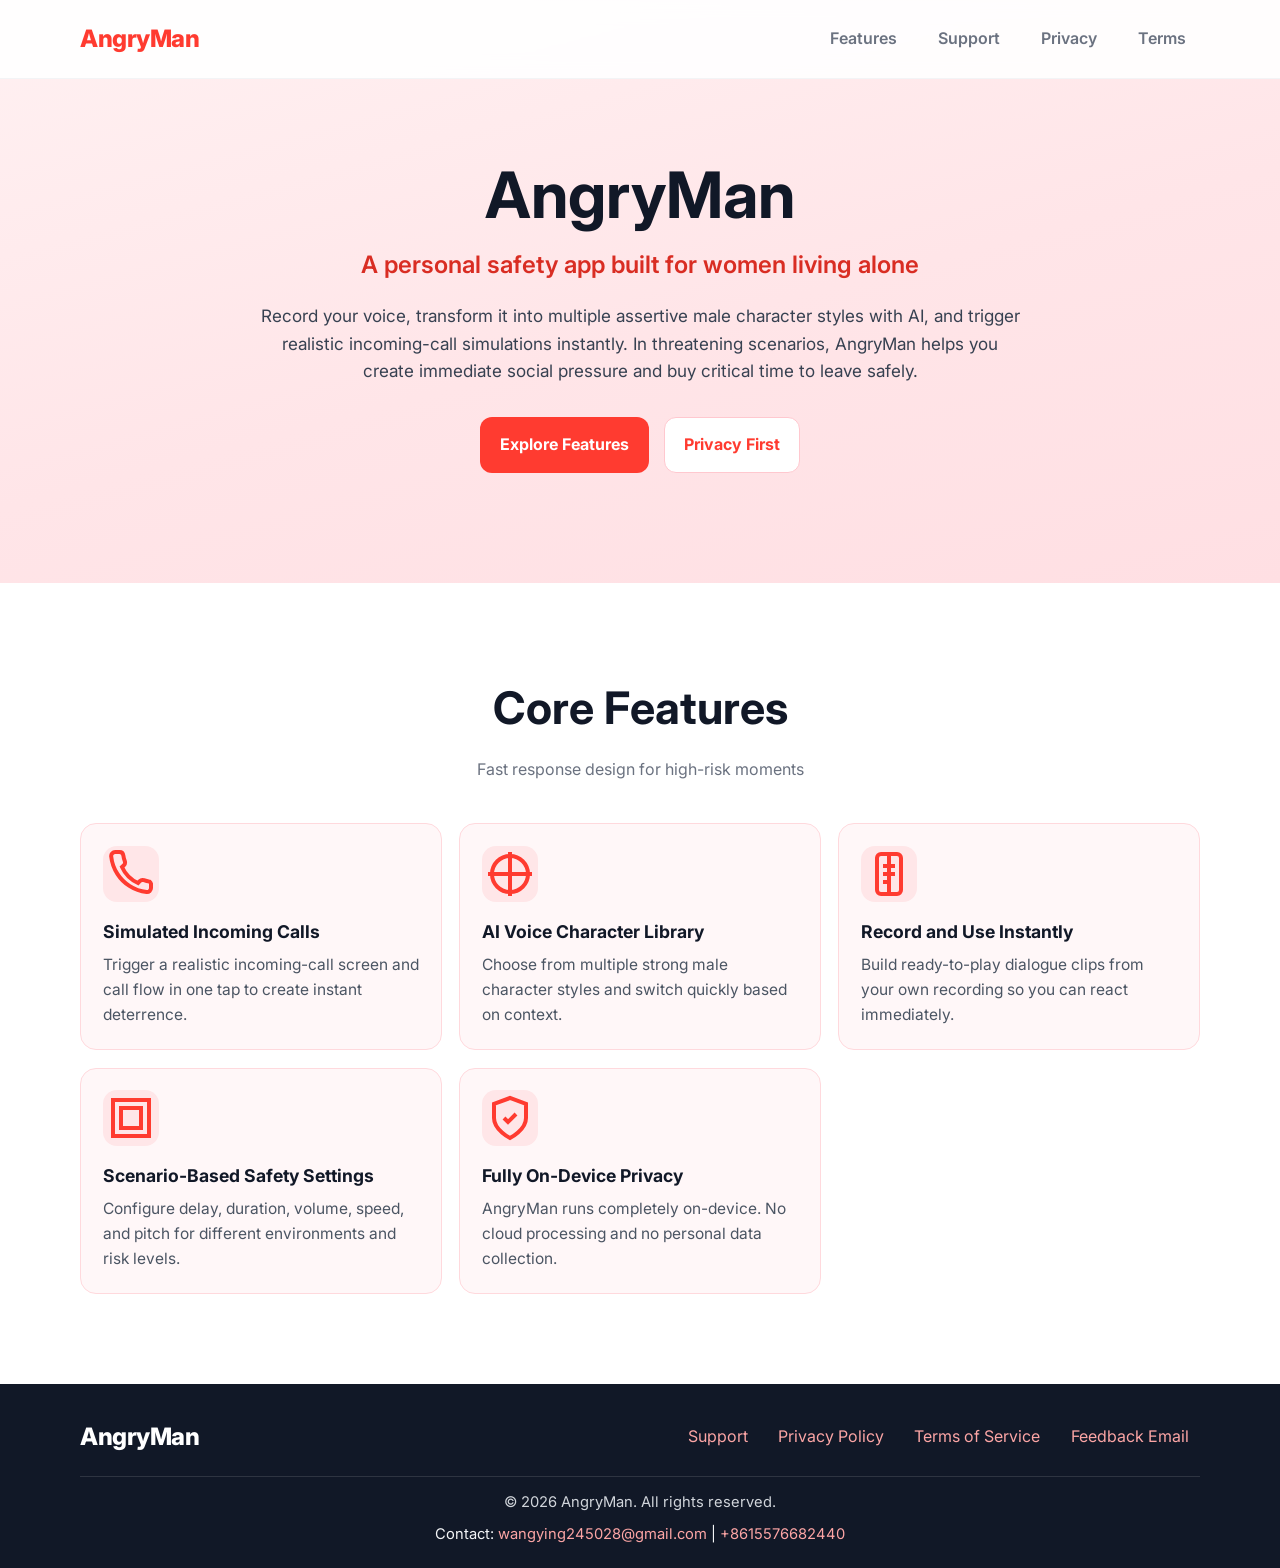
<file: index.html>
<!DOCTYPE html>
<html lang="en">
<head>
    <meta charset="UTF-8">
    <meta name="viewport" content="width=device-width, initial-scale=1.0">
    <title>AngryMan - Personal Safety App for Women</title>
    <meta name="description" content="AngryMan helps women living alone improve personal safety using AI voice transformation and simulated incoming calls in risky situations.">
    <meta name="keywords" content="AngryMan, women safety app, AI voice changer, fake incoming call, on-device privacy">
    <link rel="preconnect" href="https://fonts.googleapis.com">
    <link rel="preconnect" href="https://fonts.gstatic.com" crossorigin>
    <link href="https://fonts.googleapis.com/css2?family=Inter:wght@400;500;600;700;800;900&display=swap" rel="stylesheet">
    <link rel="stylesheet" href="styles.css">
</head>
<body>
    <nav class="navbar">
        <div class="nav-container">
            <div class="nav-logo">
                <span class="logo-text">AngryMan</span>
            </div>
            <div class="nav-menu">
                <a href="#features" class="nav-link">Features</a>
                <a href="support.html" class="nav-link">Support</a>
                <a href="privacy.html" class="nav-link">Privacy</a>
                <a href="terms.html" class="nav-link">Terms</a>
            </div>
        </div>
    </nav>

    <section class="hero">
        <div class="hero-container">
            <h1 class="hero-title">AngryMan</h1>
            <p class="hero-subtitle">A personal safety app built for women living alone</p>
            <p class="hero-description">
                Record your voice, transform it into multiple assertive male character styles with AI,
                and trigger realistic incoming-call simulations instantly. In threatening scenarios, AngryMan
                helps you create immediate social pressure and buy critical time to leave safely.
            </p>
            <div class="hero-buttons">
                <a href="#features" class="btn btn-primary">Explore Features</a>
                <a href="privacy.html" class="btn btn-secondary">Privacy First</a>
            </div>
        </div>
    </section>

    <section id="features" class="features">
        <div class="container">
            <h2 class="section-title">Core Features</h2>
            <p class="section-subtitle">Fast response design for high-risk moments</p>

            <div class="features-grid">
                <div class="feature-card">
                    <div class="feature-icon">
                        <svg width="48" height="48" viewBox="0 0 24 24" fill="none" stroke="currentColor" stroke-width="2">
                            <path d="M22 16.92V19a2 2 0 0 1-2.18 2 19.79 19.79 0 0 1-8.63-3.07 19.5 19.5 0 0 1-6-6A19.79 19.79 0 0 1 2.1 3.18 2 2 0 0 1 4.09 1h2.09a2 2 0 0 1 2 1.72 12.84 12.84 0 0 0 .7 2.81 2 2 0 0 1-.45 2.11L7.5 8.5a16 16 0 0 0 8 8l.86-.93a2 2 0 0 1 2.11-.45 12.84 12.84 0 0 0 2.81.7A2 2 0 0 1 22 16.92z"/>
                        </svg>
                    </div>
                    <h3 class="feature-title">Simulated Incoming Calls</h3>
                    <p class="feature-description">
                        Trigger a realistic incoming-call screen and call flow in one tap to create instant deterrence.
                    </p>
                </div>

                <div class="feature-card">
                    <div class="feature-icon">
                        <svg width="48" height="48" viewBox="0 0 24 24" fill="none" stroke="currentColor" stroke-width="2">
                            <path d="M12 1v22M1 12h22"/>
                            <circle cx="12" cy="12" r="9"/>
                        </svg>
                    </div>
                    <h3 class="feature-title">AI Voice Character Library</h3>
                    <p class="feature-description">
                        Choose from multiple strong male character styles and switch quickly based on context.
                    </p>
                </div>

                <div class="feature-card">
                    <div class="feature-icon">
                        <svg width="48" height="48" viewBox="0 0 24 24" fill="none" stroke="currentColor" stroke-width="2">
                            <path d="M12 3v18"/>
                            <rect x="6" y="2" width="12" height="20" rx="2"/>
                            <path d="M9 8h6M9 12h6M9 16h4"/>
                        </svg>
                    </div>
                    <h3 class="feature-title">Record and Use Instantly</h3>
                    <p class="feature-description">
                        Build ready-to-play dialogue clips from your own recording so you can react immediately.
                    </p>
                </div>

                <div class="feature-card">
                    <div class="feature-icon">
                        <svg width="48" height="48" viewBox="0 0 24 24" fill="none" stroke="currentColor" stroke-width="2">
                            <path d="M3 3h18v18H3z"/>
                            <path d="M7 7h10v10H7z"/>
                        </svg>
                    </div>
                    <h3 class="feature-title">Scenario-Based Safety Settings</h3>
                    <p class="feature-description">
                        Configure delay, duration, volume, speed, and pitch for different environments and risk levels.
                    </p>
                </div>

                <div class="feature-card">
                    <div class="feature-icon">
                        <svg width="48" height="48" viewBox="0 0 24 24" fill="none" stroke="currentColor" stroke-width="2">
                            <path d="M12 22s8-4 8-10V5l-8-3-8 3v7c0 6 8 10 8 10z"/>
                            <path d="M9 12l2 2 4-4"/>
                        </svg>
                    </div>
                    <h3 class="feature-title">Fully On-Device Privacy</h3>
                    <p class="feature-description">
                        AngryMan runs completely on-device. No cloud processing and no personal data collection.
                    </p>
                </div>
            </div>
        </div>
    </section>

    <footer class="footer">
        <div class="container">
            <div class="footer-content">
                <div class="footer-logo">
                    <span class="logo-text">AngryMan</span>
                </div>
                <div class="footer-links">
                    <a href="support.html">Support</a>
                    <a href="privacy.html">Privacy Policy</a>
                    <a href="terms.html">Terms of Service</a>
                    <a href="mailto:wangying245028@gmail.com">Feedback Email</a>
                </div>
            </div>
            <div class="footer-bottom">
                <p>&copy; 2026 AngryMan. All rights reserved.</p>
                <p class="footer-contact">
                    Contact: <a href="mailto:wangying245028@gmail.com">wangying245028@gmail.com</a> | 
                    <a href="tel:+8615576682440">+8615576682440</a>
                </p>
            </div>
        </div>
    </footer>

    <script src="script.js"></script>
</body>
</html>
</file>
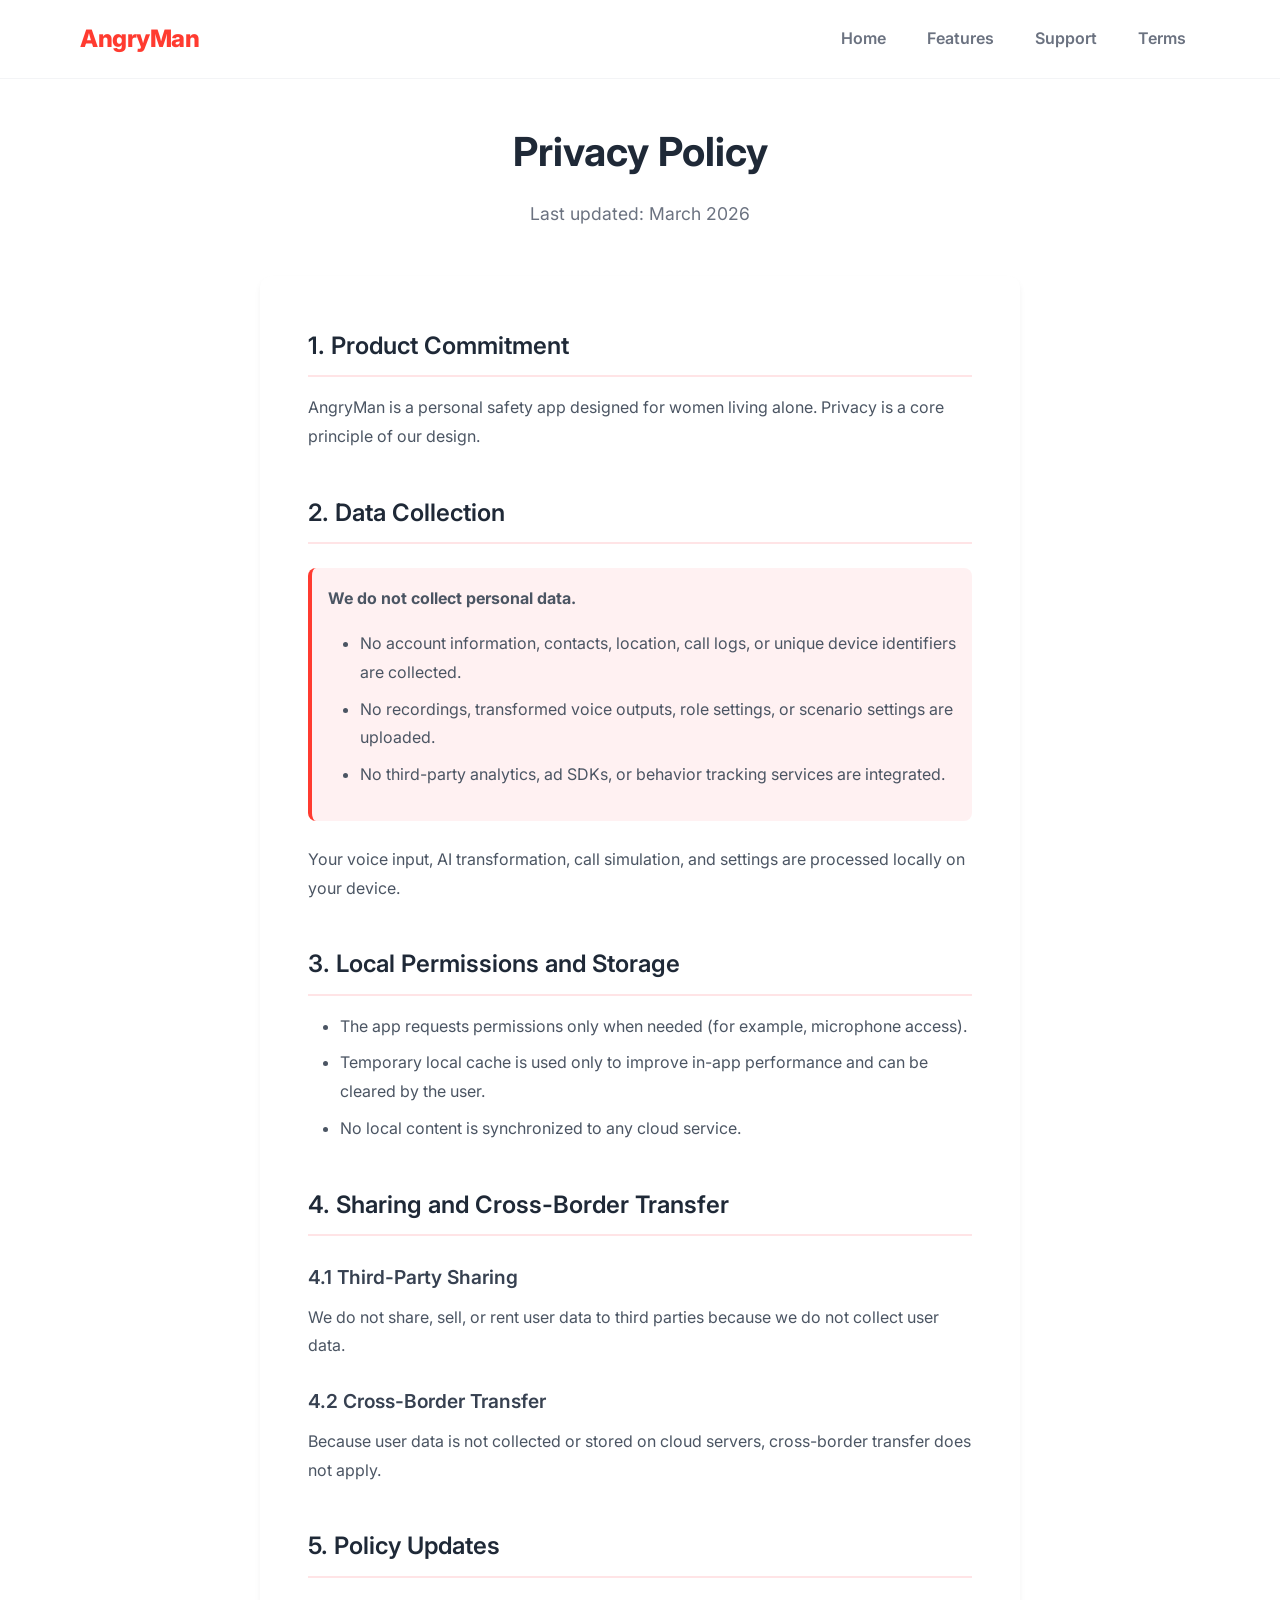
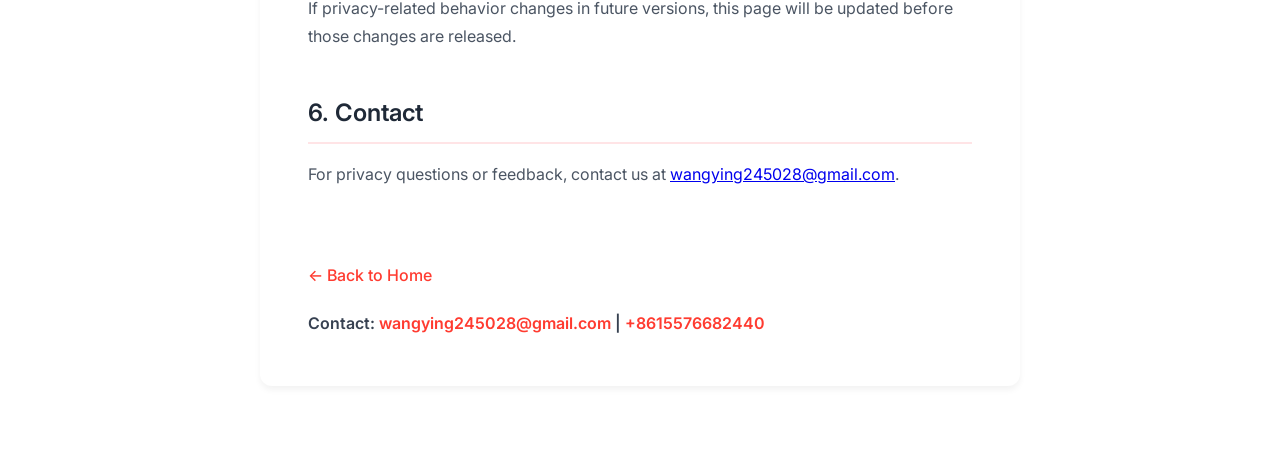
<file: privacy.html>
<!DOCTYPE html>
<html lang="en">
<head>
    <meta charset="UTF-8">
    <meta name="viewport" content="width=device-width, initial-scale=1.0">
    <title>Privacy Policy - AngryMan</title>
    <meta name="description" content="AngryMan Privacy Policy: fully on-device product with no personal data collection.">
    <link rel="preconnect" href="https://fonts.googleapis.com">
    <link rel="preconnect" href="https://fonts.gstatic.com" crossorigin>
    <link href="https://fonts.googleapis.com/css2?family=Inter:wght@400;500;600;700;800;900&display=swap" rel="stylesheet">
    <link rel="stylesheet" href="styles.css">
    <style>
        .privacy-container {
            max-width: 800px;
            margin: 0 auto;
            padding: 120px 20px 80px;
        }
        
        .privacy-header {
            text-align: center;
            margin-bottom: 3rem;
        }
        
        .privacy-title {
            font-size: 2.5rem;
            font-weight: 700;
            color: #1f2937;
            margin-bottom: 1rem;
        }
        
        .privacy-subtitle {
            font-size: 1.1rem;
            color: #6b7280;
        }
        
        .privacy-content {
            background: white;
            padding: 3rem;
            border-radius: 12px;
            box-shadow: 0 4px 6px rgba(0, 0, 0, 0.05);
            line-height: 1.8;
        }
        
        .privacy-section {
            margin-bottom: 2.5rem;
        }
        
        .privacy-section h2 {
            font-size: 1.5rem;
            font-weight: 600;
            color: #1f2937;
            margin-bottom: 1rem;
            padding-bottom: 0.5rem;
            border-bottom: 2px solid #ffe4e6;
        }
        
        .privacy-section h3 {
            font-size: 1.2rem;
            font-weight: 600;
            color: #374151;
            margin: 1.5rem 0 0.5rem;
        }
        
        .privacy-section p {
            margin-bottom: 1rem;
            color: #4b5563;
        }
        
        .privacy-section ul {
            margin: 1rem 0;
            padding-left: 2rem;
        }
        
        .privacy-section li {
            margin-bottom: 0.5rem;
            color: #4b5563;
        }
        
        .highlight {
            background-color: #fff1f2;
            padding: 1rem;
            border-radius: 8px;
            border-left: 4px solid #ff3b30;
            margin: 1.5rem 0;
        }
        
        .back-link {
            display: inline-block;
            margin-top: 2rem;
            color: #ff3b30;
            text-decoration: none;
            font-weight: 500;
        }

        .policy-contact {
            margin-top: 1.2rem;
            font-weight: 600;
            color: #374151;
        }

        .policy-contact a {
            color: #ff3b30;
            text-decoration: none;
        }

        .policy-contact a:hover {
            text-decoration: underline;
        }
        
        .back-link:hover {
            text-decoration: underline;
        }
        
        @media (max-width: 768px) {
            .privacy-container {
                padding: 100px 15px 60px;
            }
            
            .privacy-content {
                padding: 2rem;
            }
            
            .privacy-title {
                font-size: 2rem;
            }
        }
    </style>
</head>
<body>
    <!-- Navbar -->
    <nav class="navbar">
        <div class="nav-container">
            <div class="nav-logo">
                <span class="logo-text">AngryMan</span>
            </div>
            <div class="nav-menu">
                <a href="index.html" class="nav-link">Home</a>
                <a href="index.html#features" class="nav-link">Features</a>
                <a href="support.html" class="nav-link">Support</a>
                <a href="terms.html" class="nav-link">Terms</a>
            </div>
        </div>
    </nav>

    <div class="privacy-container">
        <div class="privacy-header">
            <h1 class="privacy-title">Privacy Policy</h1>
            <p class="privacy-subtitle">Last updated: March 2026</p>
        </div>

        <div class="privacy-content">
            <div class="privacy-section">
                <h2>1. Product Commitment</h2>
                <p>
                    AngryMan is a personal safety app designed for women living alone.
                    Privacy is a core principle of our design.
                </p>
            </div>

            <div class="privacy-section">
                <h2>2. Data Collection</h2>
                <div class="highlight">
                    <p><strong>We do not collect personal data.</strong></p>
                    <ul>
                        <li>No account information, contacts, location, call logs, or unique device identifiers are collected.</li>
                        <li>No recordings, transformed voice outputs, role settings, or scenario settings are uploaded.</li>
                        <li>No third-party analytics, ad SDKs, or behavior tracking services are integrated.</li>
                    </ul>
                </div>
                <p>Your voice input, AI transformation, call simulation, and settings are processed locally on your device.</p>
            </div>

            <div class="privacy-section">
                <h2>3. Local Permissions and Storage</h2>
                <ul>
                    <li>The app requests permissions only when needed (for example, microphone access).</li>
                    <li>Temporary local cache is used only to improve in-app performance and can be cleared by the user.</li>
                    <li>No local content is synchronized to any cloud service.</li>
                </ul>
            </div>

            <div class="privacy-section">
                <h2>4. Sharing and Cross-Border Transfer</h2>
                
                <h3>4.1 Third-Party Sharing</h3>
                <p>We do not share, sell, or rent user data to third parties because we do not collect user data.</p>

                <h3>4.2 Cross-Border Transfer</h3>
                <p>Because user data is not collected or stored on cloud servers, cross-border transfer does not apply.</p>
            </div>

            <div class="privacy-section">
                <h2>5. Policy Updates</h2>
                <p>If privacy-related behavior changes in future versions, this page will be updated before those changes are released.</p>
            </div>

            <div class="privacy-section">
                <h2>6. Contact</h2>
                <p>For privacy questions or feedback, contact us at <a href="mailto:wangying245028@gmail.com">wangying245028@gmail.com</a>.</p>
            </div>

            <a href="index.html" class="back-link">← Back to Home</a>
            <p class="policy-contact">
                Contact: <a href="mailto:wangying245028@gmail.com">wangying245028@gmail.com</a> | 
                <a href="tel:+8615576682440">+8615576682440</a>
            </p>
        </div>
    </div>

    <script src="script.js"></script>
</body>
</html>
</file>
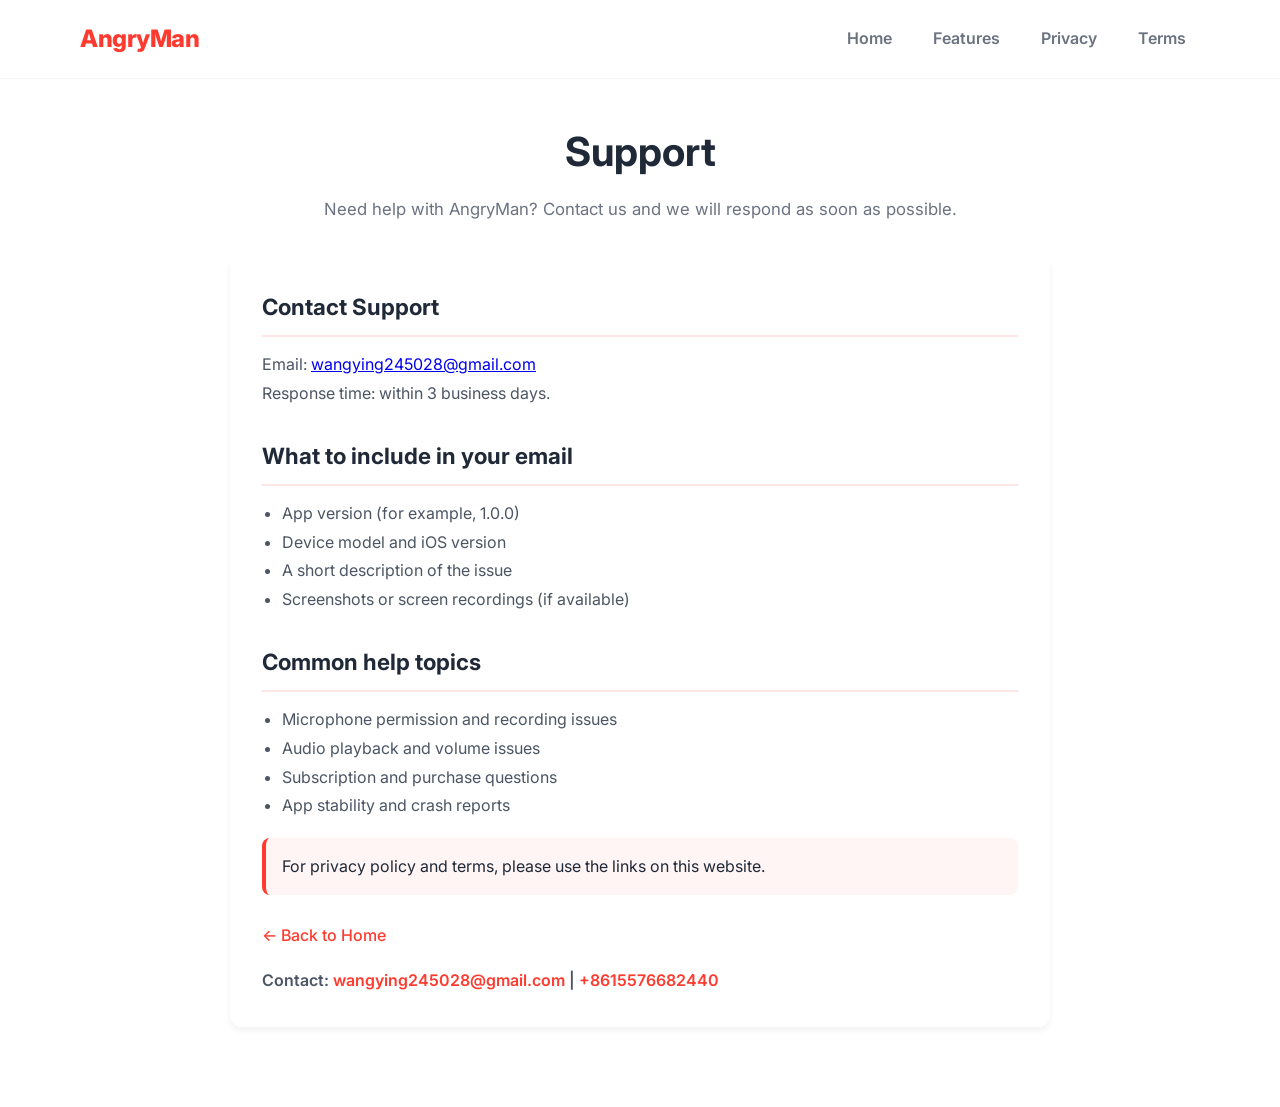
<file: support.html>
<!DOCTYPE html>
<html lang="en">
<head>
    <meta charset="UTF-8">
    <meta name="viewport" content="width=device-width, initial-scale=1.0">
    <title>Support - AngryMan</title>
    <meta name="description" content="Official support page for AngryMan. Contact support and get help with common issues.">
    <link rel="preconnect" href="https://fonts.googleapis.com">
    <link rel="preconnect" href="https://fonts.gstatic.com" crossorigin>
    <link href="https://fonts.googleapis.com/css2?family=Inter:wght@400;500;600;700;800;900&display=swap" rel="stylesheet">
    <link rel="stylesheet" href="styles.css">
    <style>
        .support-container {
            max-width: 860px;
            margin: 0 auto;
            padding: 120px 20px 80px;
        }

        .support-header {
            text-align: center;
            margin-bottom: 2rem;
        }

        .support-title {
            font-size: 2.5rem;
            font-weight: 700;
            color: #1f2937;
            margin-bottom: 0.75rem;
        }

        .support-subtitle {
            font-size: 1.05rem;
            color: #6b7280;
        }

        .support-card {
            background: #ffffff;
            border-radius: 12px;
            padding: 2rem;
            box-shadow: 0 4px 6px rgba(0, 0, 0, 0.05);
            line-height: 1.8;
        }

        .support-card h2 {
            font-size: 1.4rem;
            color: #1f2937;
            margin: 0 0 0.8rem;
            padding-bottom: 0.5rem;
            border-bottom: 2px solid #ffe4e6;
        }

        .support-card p,
        .support-card li {
            color: #4b5563;
        }

        .support-card ul {
            margin: 0.75rem 0 0;
            padding-left: 1.25rem;
        }

        .support-note {
            margin-top: 1.1rem;
            background: #fff5f5;
            border-left: 4px solid #ff3b30;
            border-radius: 8px;
            padding: 0.9rem 1rem;
        }

        .support-contact {
            margin-top: 1rem;
            font-weight: 600;
            color: #374151;
        }

        .support-contact a {
            color: #ff3b30;
            text-decoration: none;
        }

        .support-contact a:hover {
            text-decoration: underline;
        }

        .section-gap {
            margin-top: 1.75rem;
        }

        .back-link {
            display: inline-block;
            margin-top: 1.6rem;
            color: #ff3b30;
            text-decoration: none;
            font-weight: 500;
        }

        .back-link:hover {
            text-decoration: underline;
        }

        @media (max-width: 768px) {
            .support-container {
                padding: 100px 15px 60px;
            }

            .support-title {
                font-size: 2rem;
            }

            .support-card {
                padding: 1.5rem;
            }
        }
    </style>
</head>
<body>
    <nav class="navbar">
        <div class="nav-container">
            <div class="nav-logo">
                <span class="logo-text">AngryMan</span>
            </div>
            <div class="nav-menu">
                <a href="index.html" class="nav-link">Home</a>
                <a href="index.html#features" class="nav-link">Features</a>
                <a href="privacy.html" class="nav-link">Privacy</a>
                <a href="terms.html" class="nav-link">Terms</a>
            </div>
        </div>
    </nav>

    <div class="support-container">
        <div class="support-header">
            <h1 class="support-title">Support</h1>
            <p class="support-subtitle">Need help with AngryMan? Contact us and we will respond as soon as possible.</p>
        </div>

        <div class="support-card">
            <h2>Contact Support</h2>
            <p>Email: <a href="mailto:wangying245028@gmail.com">wangying245028@gmail.com</a></p>
            <p>Response time: within 3 business days.</p>

            <div class="section-gap">
                <h2>What to include in your email</h2>
                <ul>
                    <li>App version (for example, 1.0.0)</li>
                    <li>Device model and iOS version</li>
                    <li>A short description of the issue</li>
                    <li>Screenshots or screen recordings (if available)</li>
                </ul>
            </div>

            <div class="section-gap">
                <h2>Common help topics</h2>
                <ul>
                    <li>Microphone permission and recording issues</li>
                    <li>Audio playback and volume issues</li>
                    <li>Subscription and purchase questions</li>
                    <li>App stability and crash reports</li>
                </ul>
            </div>

            <div class="support-note">
                For privacy policy and terms, please use the links on this website.
            </div>

            <a href="index.html" class="back-link">← Back to Home</a>
            <p class="support-contact">
                Contact: <a href="mailto:wangying245028@gmail.com">wangying245028@gmail.com</a> |
                <a href="tel:+8615576682440">+8615576682440</a>
            </p>
        </div>
    </div>

    <script src="script.js"></script>
</body>
</html>
</file>
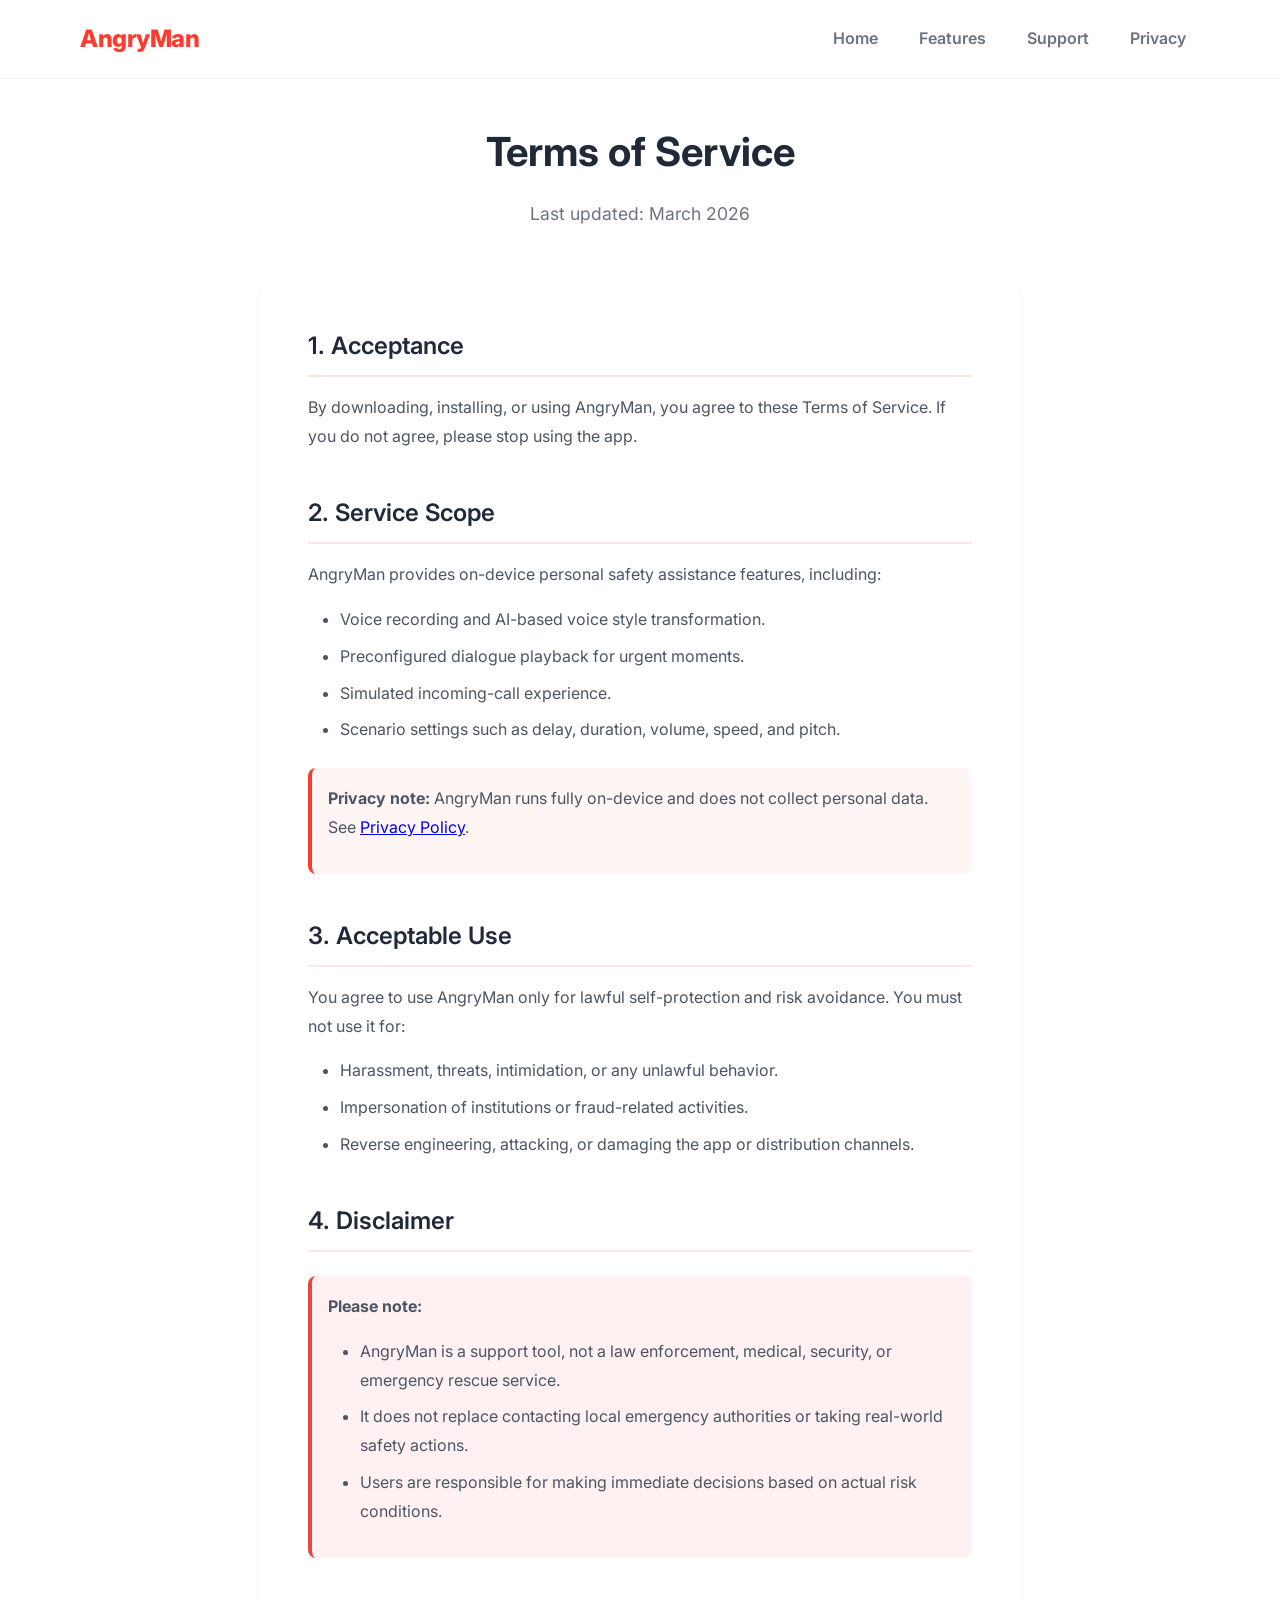
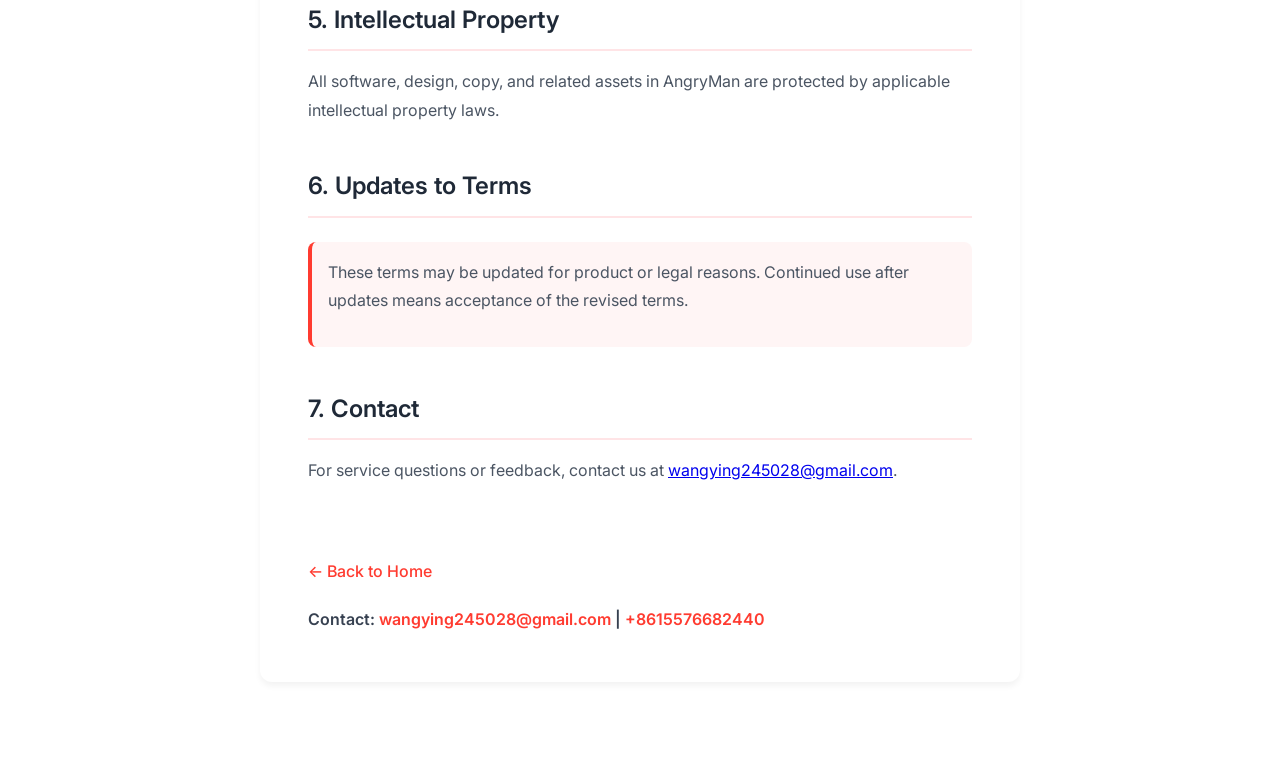
<file: terms.html>
<!DOCTYPE html>
<html lang="en">
<head>
    <meta charset="UTF-8">
    <meta name="viewport" content="width=device-width, initial-scale=1.0">
    <title>Terms of Service - AngryMan</title>
    <meta name="description" content="AngryMan Terms of Service: usage boundaries and service scope.">
    <link rel="preconnect" href="https://fonts.googleapis.com">
    <link rel="preconnect" href="https://fonts.gstatic.com" crossorigin>
    <link href="https://fonts.googleapis.com/css2?family=Inter:wght@400;500;600;700;800;900&display=swap" rel="stylesheet">
    <link rel="stylesheet" href="styles.css">
    <style>
        .terms-container {
            max-width: 800px;
            margin: 0 auto;
            padding: 120px 20px 80px;
        }
        
        .terms-header {
            text-align: center;
            margin-bottom: 3rem;
        }
        
        .terms-title {
            font-size: 2.5rem;
            font-weight: 700;
            color: #1f2937;
            margin-bottom: 1rem;
        }
        
        .terms-subtitle {
            font-size: 1.1rem;
            color: #6b7280;
        }
        
        .terms-content {
            background: white;
            padding: 3rem;
            border-radius: 12px;
            box-shadow: 0 4px 6px rgba(0, 0, 0, 0.05);
            line-height: 1.8;
        }
        
        .terms-section {
            margin-bottom: 2.5rem;
        }
        
        .terms-section h2 {
            font-size: 1.5rem;
            font-weight: 600;
            color: #1f2937;
            margin-bottom: 1rem;
            padding-bottom: 0.5rem;
            border-bottom: 2px solid #ffe4e6;
        }
        
        .terms-section h3 {
            font-size: 1.2rem;
            font-weight: 600;
            color: #374151;
            margin: 1.5rem 0 0.5rem;
        }
        
        .terms-section p {
            margin-bottom: 1rem;
            color: #4b5563;
        }
        
        .terms-section ul {
            margin: 1rem 0;
            padding-left: 2rem;
        }
        
        .terms-section li {
            margin-bottom: 0.5rem;
            color: #4b5563;
        }
        
        .warning-box {
            background-color: #fff1f2;
            padding: 1rem;
            border-radius: 8px;
            border-left: 4px solid #ef4444;
            margin: 1.5rem 0;
        }
        
        .info-box {
            background-color: #fff5f5;
            padding: 1rem;
            border-radius: 8px;
            border-left: 4px solid #ff3b30;
            margin: 1.5rem 0;
        }

        .back-link {
            display: inline-block;
            margin-top: 2rem;
            color: #ff3b30;
            text-decoration: none;
            font-weight: 500;
        }

        .policy-contact {
            margin-top: 1.2rem;
            font-weight: 600;
            color: #374151;
        }

        .policy-contact a {
            color: #ff3b30;
            text-decoration: none;
        }

        .policy-contact a:hover {
            text-decoration: underline;
        }
        
        .back-link:hover {
            text-decoration: underline;
        }
        
        @media (max-width: 768px) {
            .terms-container {
                padding: 100px 15px 60px;
            }
            
            .terms-content {
                padding: 2rem;
            }
            
            .terms-title {
                font-size: 2rem;
            }
        }
    </style>
</head>
<body>
    <!-- Navbar -->
    <nav class="navbar">
        <div class="nav-container">
            <div class="nav-logo">
                <span class="logo-text">AngryMan</span>
            </div>
            <div class="nav-menu">
                <a href="index.html" class="nav-link">Home</a>
                <a href="index.html#features" class="nav-link">Features</a>
                <a href="support.html" class="nav-link">Support</a>
                <a href="privacy.html" class="nav-link">Privacy</a>
            </div>
        </div>
    </nav>

    <div class="terms-container">
        <div class="terms-header">
            <h1 class="terms-title">Terms of Service</h1>
            <p class="terms-subtitle">Last updated: March 2026</p>
        </div>

        <div class="terms-content">
            <div class="terms-section">
                <h2>1. Acceptance</h2>
                <p>
                    By downloading, installing, or using AngryMan, you agree to these Terms of Service.
                    If you do not agree, please stop using the app.
                </p>
            </div>

            <div class="terms-section">
                <h2>2. Service Scope</h2>
                <p>AngryMan provides on-device personal safety assistance features, including:</p>
                <ul>
                    <li>Voice recording and AI-based voice style transformation.</li>
                    <li>Preconfigured dialogue playback for urgent moments.</li>
                    <li>Simulated incoming-call experience.</li>
                    <li>Scenario settings such as delay, duration, volume, speed, and pitch.</li>
                </ul>
                <div class="info-box">
                    <p><strong>Privacy note:</strong> AngryMan runs fully on-device and does not collect personal data. See <a href="privacy.html">Privacy Policy</a>.</p>
                </div>
            </div>

            <div class="terms-section">
                <h2>3. Acceptable Use</h2>
                <p>You agree to use AngryMan only for lawful self-protection and risk avoidance. You must not use it for:</p>
                <ul>
                    <li>Harassment, threats, intimidation, or any unlawful behavior.</li>
                    <li>Impersonation of institutions or fraud-related activities.</li>
                    <li>Reverse engineering, attacking, or damaging the app or distribution channels.</li>
                </ul>
            </div>

            <div class="terms-section">
                <h2>4. Disclaimer</h2>
                <div class="warning-box">
                    <p><strong>Please note:</strong></p>
                    <ul>
                        <li>AngryMan is a support tool, not a law enforcement, medical, security, or emergency rescue service.</li>
                        <li>It does not replace contacting local emergency authorities or taking real-world safety actions.</li>
                        <li>Users are responsible for making immediate decisions based on actual risk conditions.</li>
                    </ul>
                </div>
            </div>

            <div class="terms-section">
                <h2>5. Intellectual Property</h2>
                <p>All software, design, copy, and related assets in AngryMan are protected by applicable intellectual property laws.</p>
            </div>

            <div class="terms-section">
                <h2>6. Updates to Terms</h2>
                <div class="info-box">
                    <p>These terms may be updated for product or legal reasons. Continued use after updates means acceptance of the revised terms.</p>
                </div>
            </div>

            <div class="terms-section">
                <h2>7. Contact</h2>
                <p>For service questions or feedback, contact us at <a href="mailto:wangying245028@gmail.com">wangying245028@gmail.com</a>.</p>
            </div>
            <a href="index.html" class="back-link">← Back to Home</a>
            <p class="policy-contact">
                Contact: <a href="mailto:wangying245028@gmail.com">wangying245028@gmail.com</a> | 
                <a href="tel:+8615576682440">+8615576682440</a>
            </p>
        </div>
    </div>

    <script src="script.js"></script>
</body>
</html>
</file>
<file: styles.css>
* {
    margin: 0;
    padding: 0;
    box-sizing: border-box;
}

:root {
    --primary: #ff3b30;
    --primary-dark: #d92d23;
    --primary-soft: #ffe8ea;
    --bg: #ffffff;
    --bg-soft: #fff7f8;
    --text: #1f2937;
    --text-secondary: #6b7280;
    --border: #ffd9dd;
    --shadow: 0 10px 30px rgba(255, 59, 48, 0.12);
    --radius: 16px;
}

html {
    scroll-behavior: smooth;
}

body {
    font-family: 'Inter', -apple-system, BlinkMacSystemFont, 'Segoe UI', sans-serif;
    line-height: 1.6;
    color: var(--text);
    background: var(--bg);
}

.container,
.nav-container {
    width: min(1120px, 92%);
    margin: 0 auto;
}

.navbar {
    position: fixed;
    inset: 0 0 auto 0;
    z-index: 1000;
    background: rgba(255, 255, 255, 0.9);
    backdrop-filter: blur(10px);
    border-bottom: 1px solid #f3f4f6;
    transition: 0.25s ease;
}

.navbar.scrolled {
    box-shadow: 0 8px 24px rgba(17, 24, 39, 0.08);
}

.nav-container {
    height: 78px;
    display: flex;
    justify-content: space-between;
    align-items: center;
}

.logo-text {
    font-size: 1.5rem;
    font-weight: 800;
    color: var(--primary);
    letter-spacing: -0.02em;
}

.nav-menu {
    display: flex;
    gap: 0.75rem;
}

.nav-link {
    text-decoration: none;
    color: var(--text-secondary);
    font-weight: 600;
    padding: 0.55rem 0.9rem;
    border-radius: 999px;
    transition: 0.2s ease;
}

.nav-link:hover {
    color: var(--primary);
    background: var(--primary-soft);
}

.hero {
    padding: 160px 0 110px;
    background: linear-gradient(165deg, #fff1f2 0%, #ffe5e8 55%, #ffdfe3 100%);
    text-align: center;
}

.hero-container {
    width: min(900px, 92%);
    margin: 0 auto;
}

.hero-title {
    font-size: clamp(2.2rem, 5vw, 4rem);
    line-height: 1.1;
    color: #111827;
    margin-bottom: 1rem;
}

.hero-subtitle {
    font-size: clamp(1.1rem, 2.2vw, 1.5rem);
    color: var(--primary-dark);
    margin-bottom: 1.1rem;
    font-weight: 600;
}

.hero-description {
    color: #374151;
    max-width: 760px;
    margin: 0 auto;
    font-size: 1.07rem;
}

.hero-buttons {
    display: flex;
    justify-content: center;
    gap: 0.9rem;
    margin-top: 2rem;
    flex-wrap: wrap;
}

.btn {
    text-decoration: none;
    font-weight: 700;
    border-radius: 12px;
    padding: 0.9rem 1.2rem;
    transition: 0.2s ease;
    border: 1px solid transparent;
}

.btn-primary {
    background: var(--primary);
    color: white;
}

.btn-primary:hover {
    background: var(--primary-dark);
    transform: translateY(-1px);
}

.btn-secondary {
    color: var(--primary);
    background: #ffffff;
    border-color: #ffc8cf;
}

.btn-secondary:hover {
    background: #fff5f6;
}

.features {
    padding: 90px 0;
    background: var(--bg);
}

.section-title {
    font-size: clamp(1.8rem, 4vw, 2.8rem);
    text-align: center;
    margin-bottom: 0.8rem;
    color: #111827;
}

.section-subtitle {
    text-align: center;
    color: var(--text-secondary);
    margin-bottom: 2.5rem;
}

.features-grid {
    display: grid;
    grid-template-columns: repeat(auto-fit, minmax(270px, 1fr));
    gap: 1.1rem;
}

.feature-card {
    border: 1px solid var(--border);
    border-radius: var(--radius);
    padding: 1.35rem;
    background: var(--bg-soft);
    transition: 0.2s ease;
}

.feature-card:hover {
    transform: translateY(-2px);
    box-shadow: var(--shadow);
}

.feature-icon {
    width: 56px;
    height: 56px;
    border-radius: 14px;
    background: #ffe6e8;
    color: var(--primary);
    display: grid;
    place-items: center;
    margin-bottom: 1rem;
}

.feature-title {
    font-size: 1.1rem;
    margin-bottom: 0.45rem;
    color: #111827;
}

.feature-description {
    color: #4b5563;
    font-size: 0.97rem;
}

.footer {
    background: #111827;
    color: #d1d5db;
    padding: 2.1rem 0 1.3rem;
}

.footer-content {
    display: flex;
    justify-content: space-between;
    align-items: center;
    gap: 1rem;
}

.footer-logo .logo-text {
    color: #ffffff;
}

.footer-links {
    display: flex;
    gap: 0.5rem;
}

.footer-links a {
    text-decoration: none;
    color: #fca5a5;
    border-radius: 999px;
    padding: 0.4rem 0.7rem;
}

.footer-links a:hover {
    background: rgba(255, 255, 255, 0.08);
}

.footer-bottom {
    margin-top: 1.2rem;
    padding-top: 0.9rem;
    border-top: 1px solid rgba(255, 255, 255, 0.12);
    text-align: center;
    font-size: 0.92rem;
}

.footer-contact {
    margin-top: 0.55rem;
    color: #f3f4f6;
}

.footer-contact a {
    color: #fca5a5;
    text-decoration: none;
}

.footer-contact a:hover {
    text-decoration: underline;
}

@media (max-width: 768px) {
    .nav-menu {
        display: none;
    }

    .footer-content {
        flex-direction: column;
        align-items: flex-start;
    }
}
</file>
